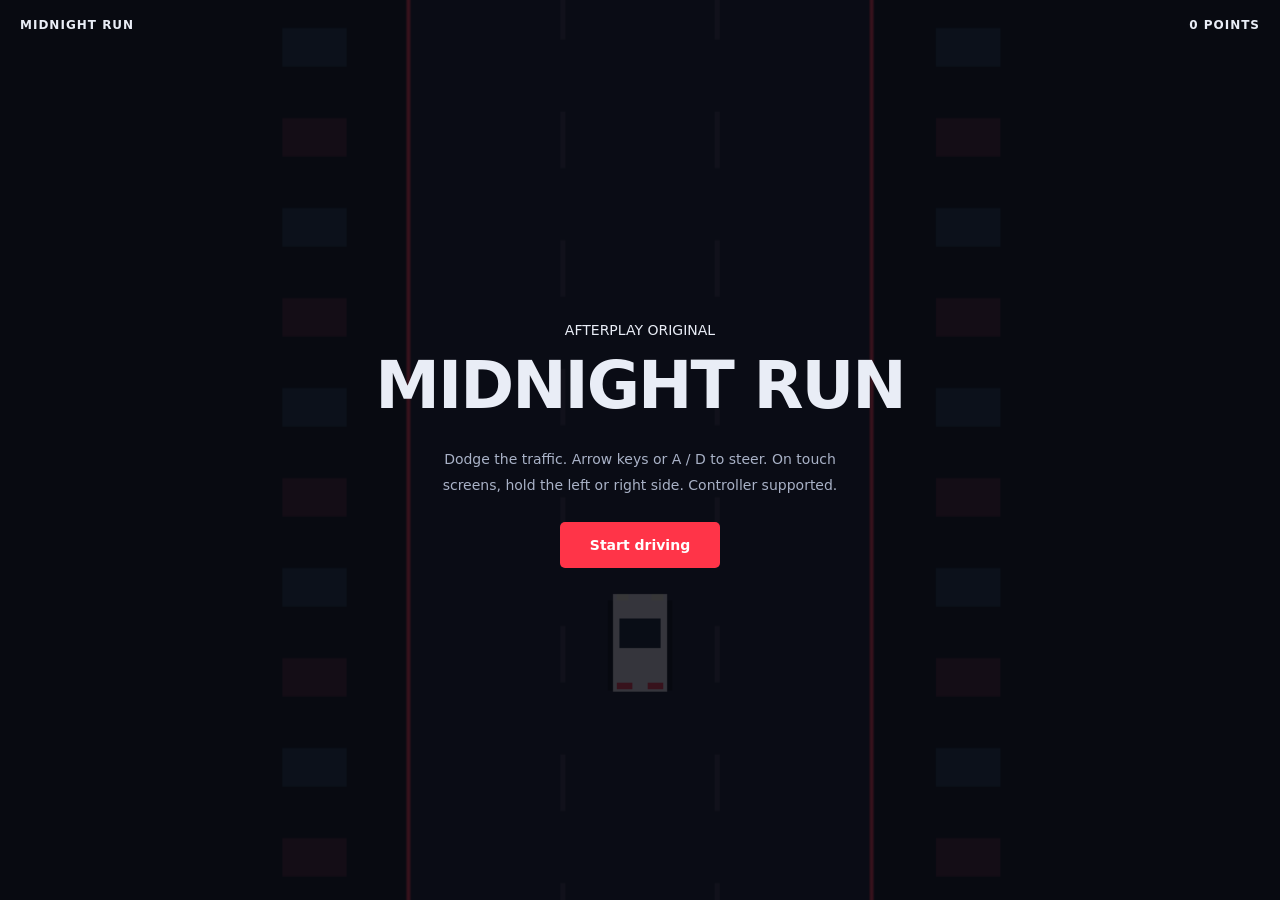
<file: games/drift.html>
<!doctype html><html lang="en"><head><meta charset="utf-8"><meta name="viewport" content="width=device-width,initial-scale=1"><title>Midnight Run</title><link rel="stylesheet" href="game.css"><script defer src="engine.js"></script></head><body data-game="drift"><header><span>MIDNIGHT RUN</span><span id="score">0 POINTS</span></header><canvas aria-label="Driving game"></canvas><div id="overlay"><span>AFTERPLAY ORIGINAL</span><h1>MIDNIGHT RUN</h1><p id="hint">Dodge the traffic. Arrow keys or A / D to steer. On touch screens, hold the left or right side. Controller supported.</p><button id="start">Start driving</button></div></body></html>
</file>
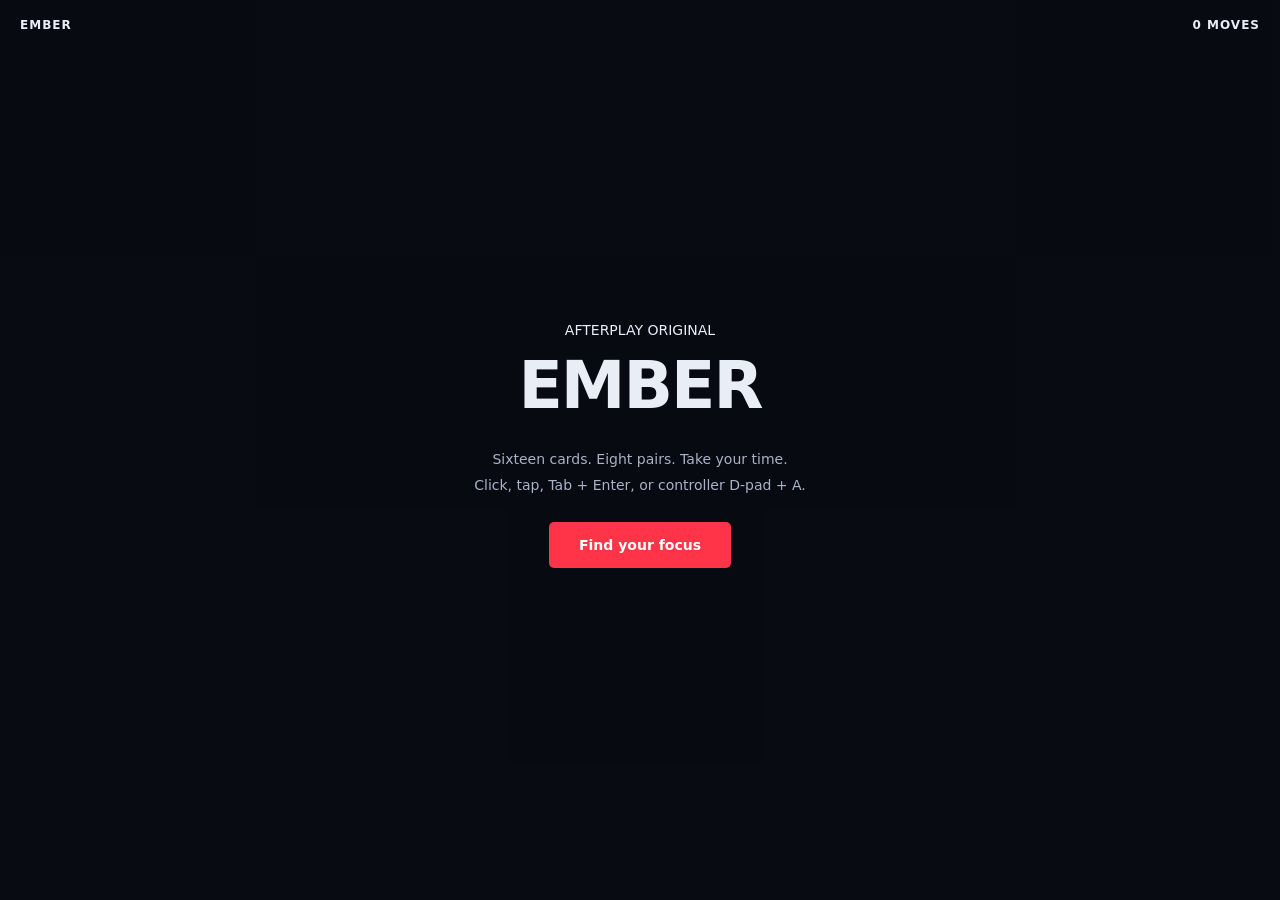
<file: games/match.html>
<!doctype html><html lang="en"><head><meta charset="utf-8"><meta name="viewport" content="width=device-width,initial-scale=1"><title>Ember</title><link rel="stylesheet" href="game.css"><script defer src="engine.js"></script></head><body data-game="match"><header><span>EMBER</span><span id="score">0 MOVES</span></header><div id="board" aria-label="Memory cards"></div><div id="overlay"><span>AFTERPLAY ORIGINAL</span><h1>EMBER</h1><p id="hint">Sixteen cards. Eight pairs. Take your time.<br>Click, tap, Tab + Enter, or controller D-pad + A.</p><button id="start">Find your focus</button></div></body></html>
</file>
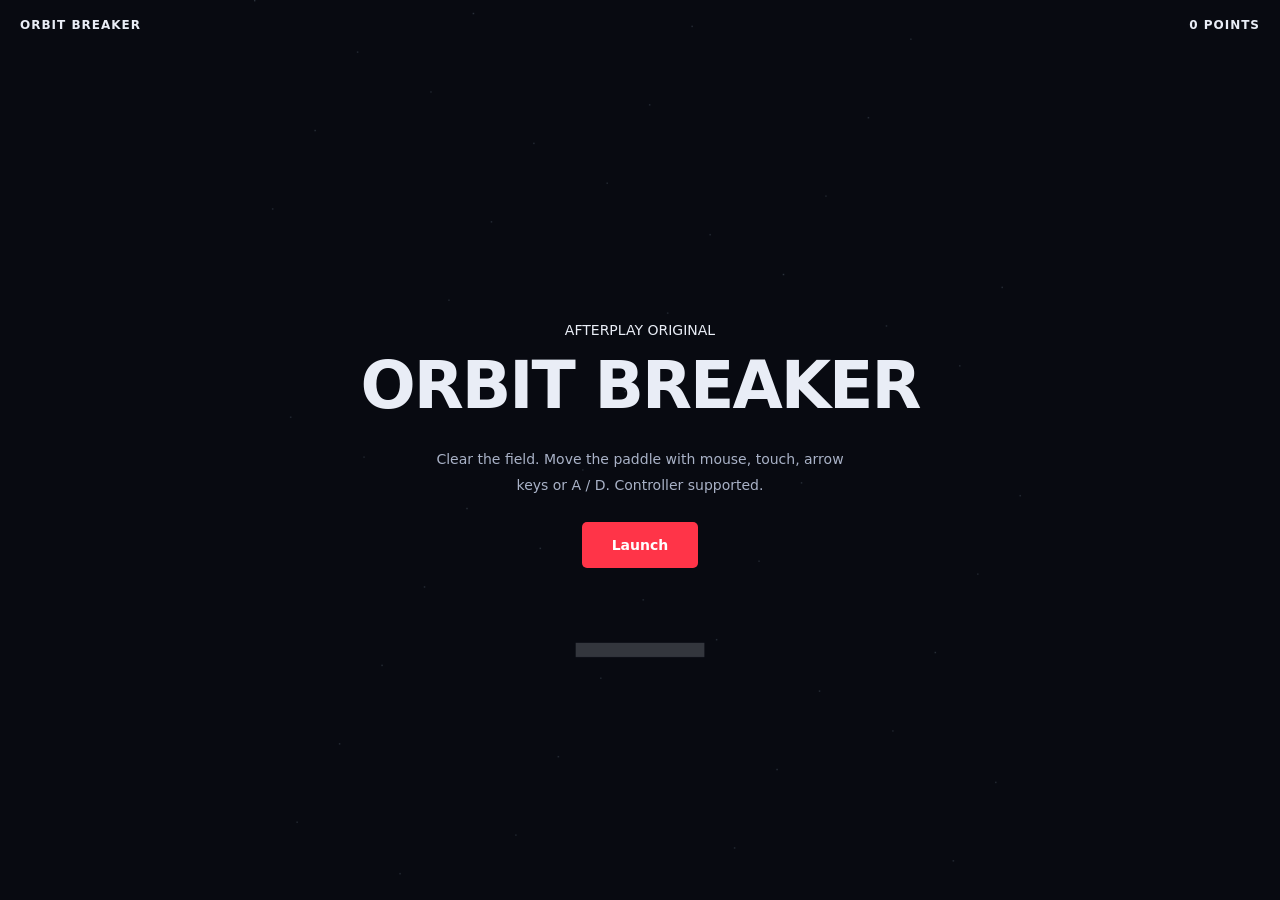
<file: games/orbit.html>
<!doctype html><html lang="en"><head><meta charset="utf-8"><meta name="viewport" content="width=device-width,initial-scale=1"><title>Orbit Breaker</title><link rel="stylesheet" href="game.css"><script defer src="engine.js"></script></head><body data-game="orbit"><header><span>ORBIT BREAKER</span><span id="score">0 POINTS</span></header><canvas aria-label="Breakout game"></canvas><div id="overlay"><span>AFTERPLAY ORIGINAL</span><h1>ORBIT BREAKER</h1><p id="hint">Clear the field. Move the paddle with mouse, touch, arrow keys or A / D. Controller supported.</p><button id="start">Launch</button></div></body></html>
</file>
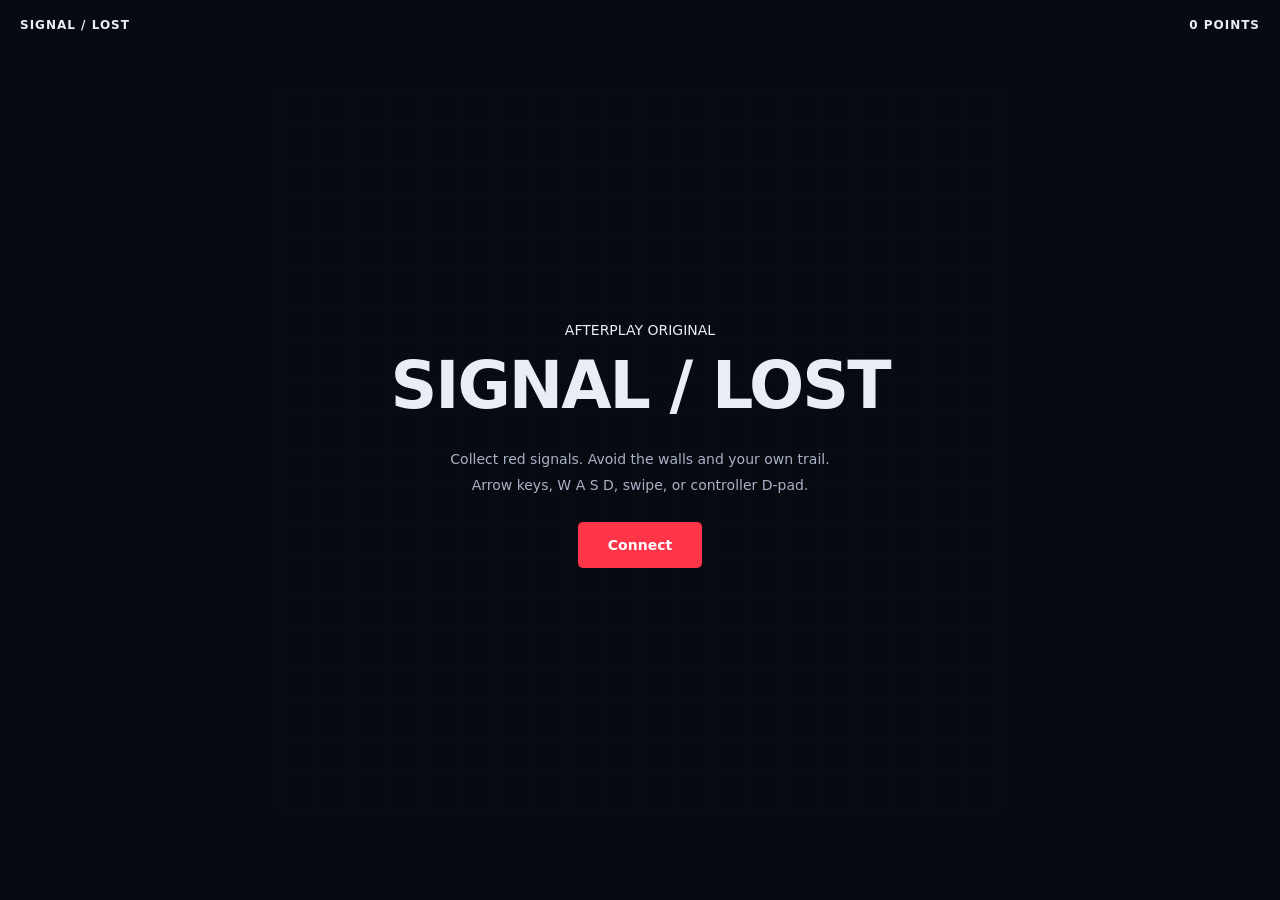
<file: games/snake.html>
<!doctype html><html lang="en"><head><meta charset="utf-8"><meta name="viewport" content="width=device-width,initial-scale=1"><title>Signal / Lost</title><link rel="stylesheet" href="game.css"><script defer src="engine.js"></script></head><body data-game="snake"><header><span>SIGNAL / LOST</span><span id="score">0 POINTS</span></header><canvas aria-label="Snake game"></canvas><div id="overlay"><span>AFTERPLAY ORIGINAL</span><h1>SIGNAL / LOST</h1><p id="hint">Collect red signals. Avoid the walls and your own trail. Arrow keys, W A S D, swipe, or controller D-pad.</p><button id="start">Connect</button></div></body></html>
</file>
<file: games/game.css>
*{box-sizing:border-box}body{margin:0;background:#080b12;color:#e9edf6;font:14px system-ui,sans-serif;overflow:hidden;touch-action:none}header{position:absolute;top:18px;left:20px;right:20px;display:flex;justify-content:space-between;z-index:2;pointer-events:none;font-weight:700;font-size:12px;letter-spacing:1px}canvas{display:block;width:100vw;height:100vh;object-fit:contain}#overlay{position:absolute;inset:0;display:flex;align-items:center;justify-content:center;flex-direction:column;background:#080b12ce;text-align:center;padding:25px}h1{font-size:clamp(30px,7vw,65px);letter-spacing:-2px;margin:10px 0}p{color:#a9b2c7;line-height:1.8;max-width:420px}button{font:700 14px system-ui;background:#ff3448;border:0;border-radius:5px;color:white;padding:15px 30px;cursor:pointer;margin:10px}button:focus-visible{outline:3px solid white;outline-offset:4px}[hidden]{display:none!important}#board{height:min(70vh,550px);width:min(90vw,650px);display:grid;grid-template-columns:repeat(4,1fr);gap:12px;margin:auto;position:absolute;inset:0}#board button{margin:0;padding:0;font-size:38px;background:#262028;border:1px solid #a8785366;transition:transform .15s}#board button.revealed{background:#ad7253;color:#fff}#board button.matched{background:#263a31;color:#c6e9c7;border-color:#8caf80}#board button:hover{transform:translateY(-3px)}
</file>
